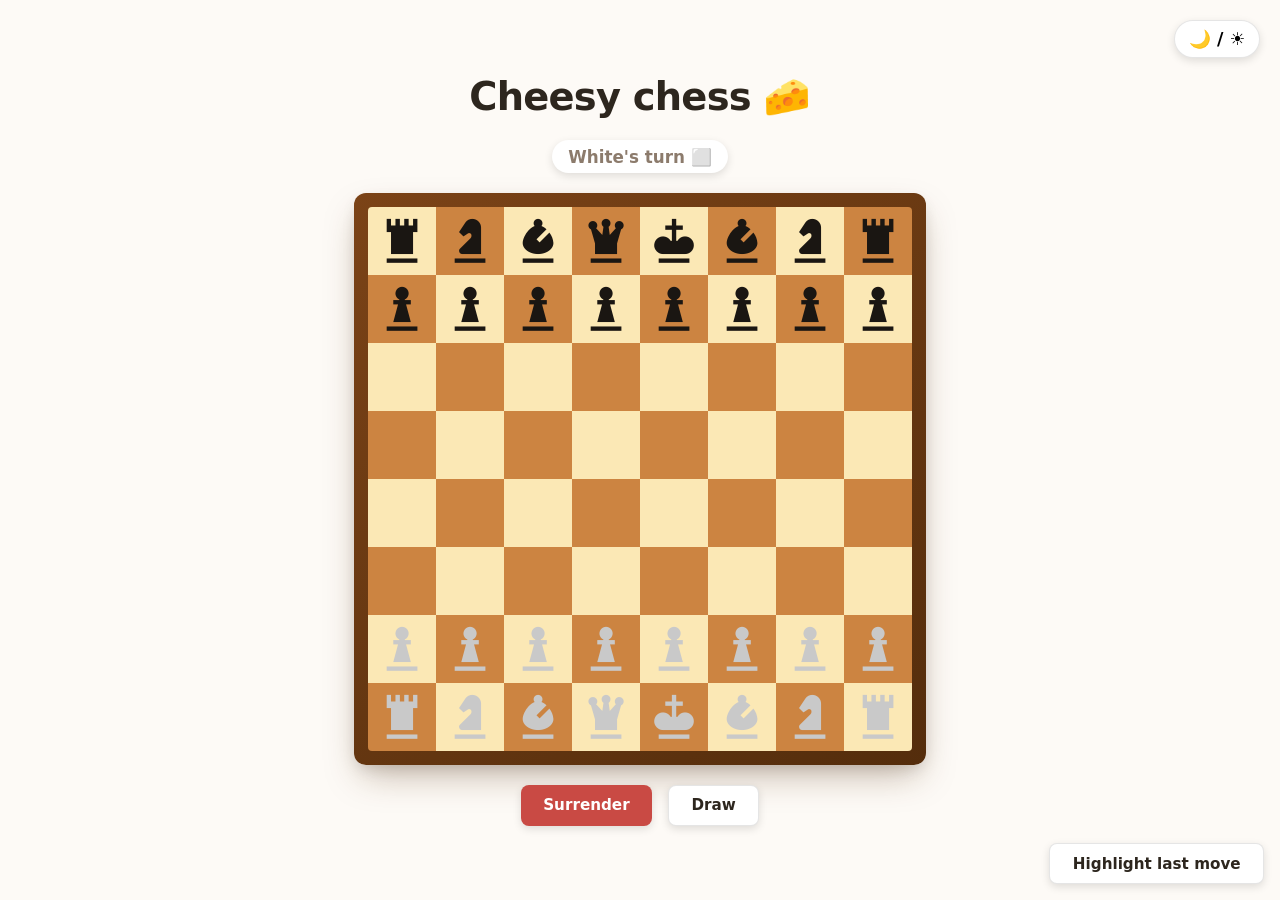
<file: index.html>
<!DOCTYPE html>
<html lang="en">
  <head>
    <meta charset="UTF-8"/>
    <meta name="viewport" content="width=device-width, initial-scale=1.0">
    <title>Cheesy chess 🧀</title>
    <link rel="stylesheet" href="style.css">
    <script src="main.js"></script>
  </head>
  <body>
      <button id="theme-toggle" onclick="toggleTheme()">🌙 / ☀️</button>
    <div id="game-container">
      <h1 id="title">Cheesy chess 🧀</h1>

      <h1 id="turnIndicator">White's turn ⬜</h1>

      <div id="board-wrapper">
          <table id="board"></table>
      </div>

      <div id="controls">
          <button id="surrender" onclick="surrender()">Surrender</button>
          <button class="normalButton" onclick="proposeDraw()">Draw</button>
      </div>
      <button id="highlightButton" class="normalButton" onclick="highlightLastMove()">
          Highlight last move
      </button>
    </div>
  </body>
</html>
</file>
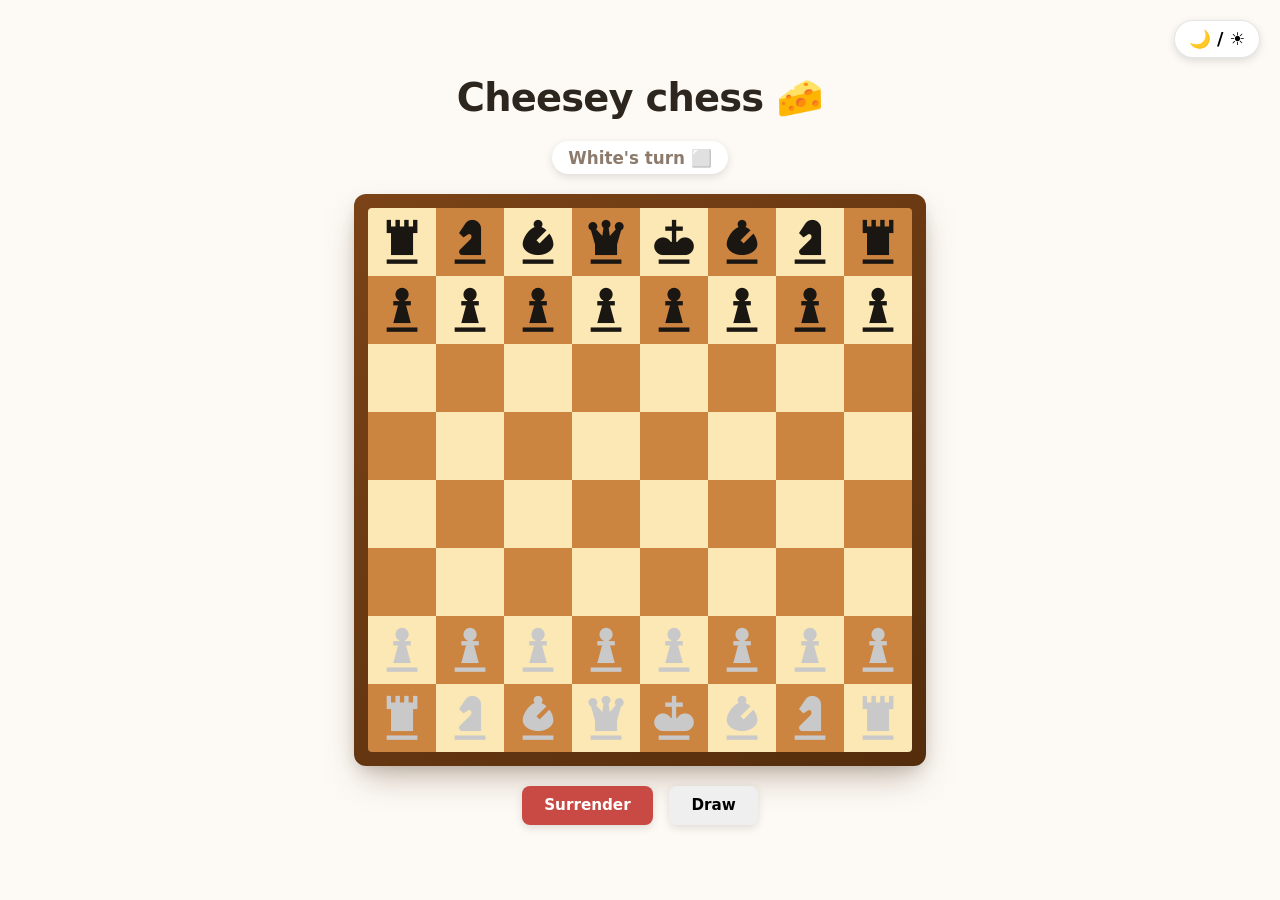
<file: board.html>
<!DOCTYPE html>
<html lang="en">
  <head>
    <meta charset="UTF-8"/>
    <meta name="viewport" content="width=device-width, initial-scale=1.0">
    <title>Cheesey chess 🧀</title>
    <link rel="stylesheet" href="style.css">
    <script src="main.js"></script>
  </head>
  <body>
      <button id="theme-toggle" onclick="toggleTheme()">🌙 / ☀️</button>
    <div id="game-container">
      <h1 id="title">Cheesey chess 🧀</h1>

      <h1 id="turnIndicator">White's turn ⬜</h1>

      <div id="board-wrapper">
          <table id="board"></table>
      </div>

      <div id="controls">
          <button id="surrender" onclick="surrender()">Surrender</button>
          <button id="draw" onclick="proposeDraw()">Draw</button>
      </div>
    </div>
  </body>
</html>
</file>
<file: style.css>
/* AI MADE */
@font-face {
  font-family: "nerd-font";
  src: url("fonts/SymbolsNerdFontMono-Regular.ttf");
}

:root {
  /* Board & Palette */
  --bg-color: #fdfaf6;
  --panel-bg: #ffffff;
  --text-primary: #2d261e;
  --text-muted: #8c7b6c;

  /* Cheese / Warm Wood Theme */
  --square-light: #fbe8b5;
  --square-dark: #cc8441;
  --board-border: #7b4317;
  --board-bezel: #542d0c;

  /* Piece & Accent Colors */
  --accent-gold: #e59934;
  --accent-gold-hover: #cf8422;
  --accent-danger: #c94a44;
  --accent-danger-hover: #b03a35;
  --highlight-selection: #f9d423;

  /* Depth */
  --shadow-board: 0 16px 36px -8px rgba(84, 45, 12, 0.35),
                  0 6px 16px -4px rgba(0, 0, 0, 0.15);
  --shadow-button: 0 3px 8px rgba(0, 0, 0, 0.12);
}

/* Dark mode palette */
body.dark-theme {
  --bg-color: #171513;
  --panel-bg: #231f1c;
  --text-primary: #f5ebe0;
  --text-muted: #b09f8e;

  --square-light: #d6b27d;
  --square-dark: #634329;
  --board-border: #382414;
  --board-bezel: #24160a;

  --shadow-board: 0 20px 40px -10px rgba(0, 0, 0, 0.7);
}

* {
  box-sizing: border-box;
  margin: 0;
  padding: 0;
  user-select: none;
  -webkit-user-select: none;
}

body {
  background-color: var(--bg-color);
  color: var(--text-primary);
  font-family: system-ui, -apple-system, BlinkMacSystemFont, "Segoe UI", Roboto, sans-serif;
  min-height: 100vh;
  display: flex;
  flex-direction: column;
  align-items: center;
  justify-content: center;
  padding: 1.5rem;
  transition: background-color 0.3s ease, color 0.3s ease;
}

/* Theme Switcher Button */
#theme-toggle {
  position: fixed;
  top: 1.25rem;
  right: 1.25rem;
  background: var(--panel-bg);
  border: 1px solid rgba(0, 0, 0, 0.1);
  box-shadow: var(--shadow-button);
  padding: 0.5rem 0.85rem;
  border-radius: 9999px;
  cursor: pointer;
  font-size: 1.1rem;
  transition: transform 0.15s ease, background-color 0.3s ease;
}

#theme-toggle:hover {
  transform: scale(1.08);
}

#theme-toggle:active {
  transform: scale(0.95);
}

/* Container */
#game-container {
  display: flex;
  flex-direction: column;
  align-items: center;
  gap: 1.25rem;
}

#title {
  font-size: clamp(1.8rem, 4vw, 2.4rem);
  font-weight: 800;
  letter-spacing: -0.02em;
  color: var(--text-primary);
}

#turnIndicator {
  font-size: 1.05rem;
  font-weight: 600;
  color: var(--text-muted);
  background: var(--panel-bg);
  padding: 0.4rem 1rem;
  border-radius: 20px;
  box-shadow: var(--shadow-button);
}

/* Board Outer Framing */
#board-wrapper {
  padding: 14px;
  background: linear-gradient(145deg, var(--board-border), var(--board-bezel));
  border-radius: 12px;
  box-shadow: var(--shadow-board);
  display: inline-block;
}

/* Chess Grid */
#board {
  border-collapse: collapse;
  border-spacing: 0;
  table-layout: fixed;
  border-radius: 4px;
  overflow: hidden;
}

/* Individual Squares */
td {
  font-family: "nerd-font", monospace;
  font-size: clamp(1.75rem, 4.5vw, 2.75rem);
  color: #1a1612;
  width: clamp(42px, 8vw, 68px);
  height: clamp(42px, 8vw, 68px);
  text-align: center;
  vertical-align: middle;
  cursor: pointer;
  transition: background-color 0.15s ease, transform 0.08s ease;
  line-height: 1;
}

td.whitePiece {
    color: #c9c9c9;
}

/* Light & Dark Squares */
.whiteSquare {
  background-color: var(--square-light);
}

.blackSquare {
  background-color: var(--square-dark);
}

/* Cell Hover & States */
td:hover {
  filter: brightness(1.06);
}

td:active {
  filter: brightness(0.95);
}

table.grey td {
    filter: brightness(0.70);
}

/* Active & Selection State */
td.selected {
  background-color: var(--highlight-selection) !important;
  color: red !important;
  box-shadow: inset 0 0 0 3px rgba(0, 0, 0, 0.45);
}

/* Game Action Controls */
#controls {
  display: flex;
  gap: 1rem;
  width: 100%;
  justify-content: center;
}

button {
  font-family: inherit;
  font-size: 0.95rem;
  font-weight: 700;
  padding: 0.65rem 1.4rem;
  border-radius: 8px;
  border: none;
  cursor: pointer;
  box-shadow: var(--shadow-button);
  transition: transform 0.15s ease, background-color 0.2s ease, box-shadow 0.15s ease;
}

#surrender {
  background-color: var(--accent-danger);
  color: #ffffff;
}

#surrender:hover {
  background-color: var(--accent-danger-hover);
  transform: translateY(-2px);
}

.normalButton {
  background-color: var(--panel-bg);
  color: var(--text-primary);
  border: 1px solid rgba(0, 0, 0, 0.1) !important;
}

.normalButton:hover {
  transform: translateY(-2px);
  background-color: var(--square-light);
}

#controls button:active {
  transform: translateY(0);
}

#highlightButton {
  position: absolute;
  bottom: 1rem;
  right: 1rem;
}

td.possibleMove {
  background-color: #a8d5ba !important;
  box-shadow: inset 0 0 0 2px rgba(76, 175, 80, 0.6);
}

body.dark-theme .possibleMove {
  background-color: #5c7a5c !important;
}

.warning {
  background-color: #ffcdd2;
  box-shadow: inset 0 0 0 3px rgba(244, 67, 54, 0.6);
}

body.dark-theme .warning {
  background-color: #4a2e2e;
}

td.highlight {
  background-color: #9ecbff !important;
  color: #1a3a6a !important;
  box-shadow: inset 0 0 0 3px rgba(47, 79, 141, 0.5);
}

body.dark-theme td.highlight {
  background-color: #4a6fa5 !important;
  color: #e8f1ff !important;
  box-shadow: inset 0 0 0 3px rgba(122, 166, 227, 0.4);
}
</file>
